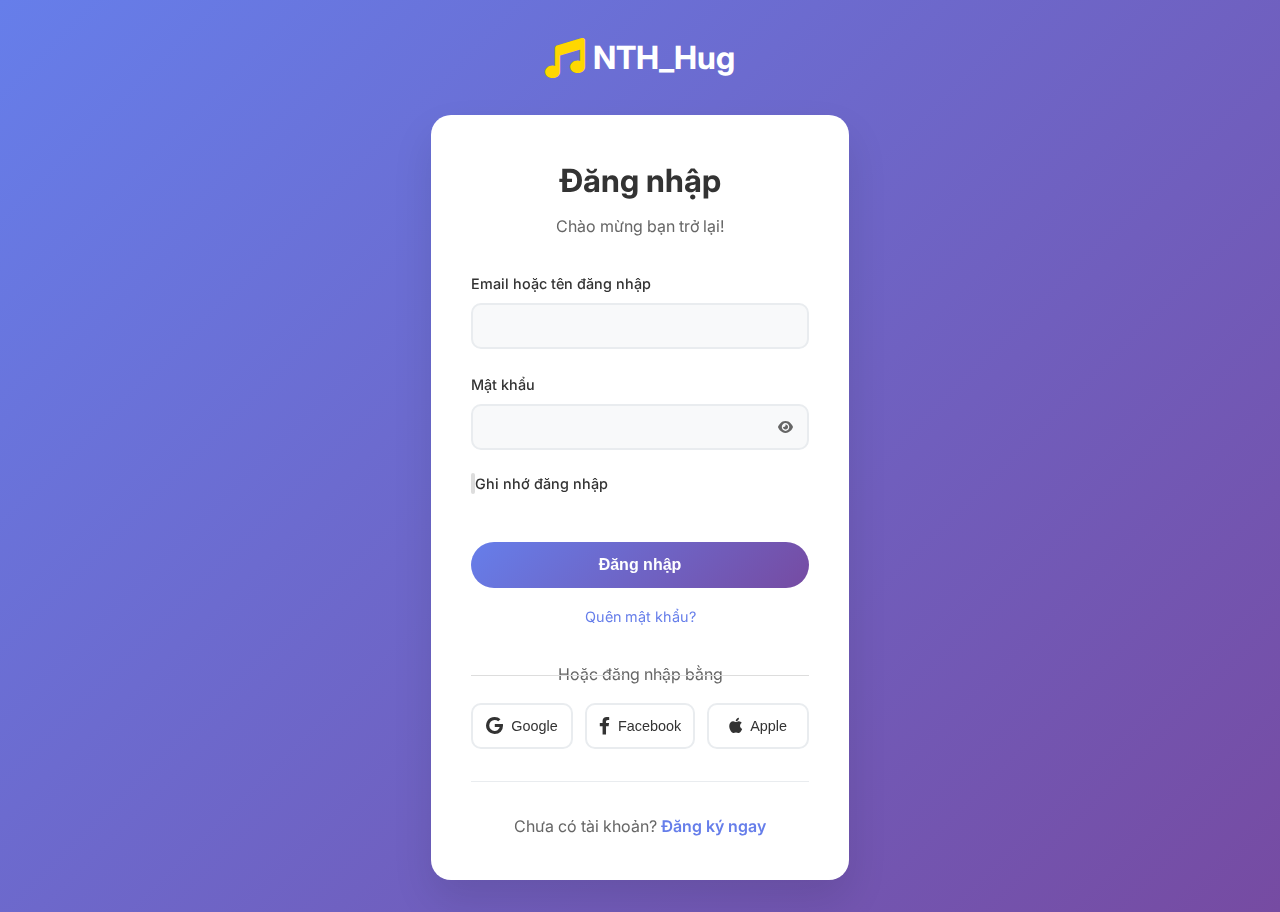
<file: login.html>
<!DOCTYPE html>
<html lang="vi">
<head>
    <meta charset="UTF-8">
    <meta name="viewport" content="width=device-width, initial-scale=1.0">
    <title>Đăng nhập - NTH_Hug</title>
    <link rel="stylesheet" href="css/style.css">
    <link rel="stylesheet" href="css/auth.css">
    <link href="https://cdnjs.cloudflare.com/ajax/libs/font-awesome/6.0.0/css/all.min.css" rel="stylesheet">
    <link href="https://fonts.googleapis.com/css2?family=Inter:wght@300;400;500;600;700&display=swap" rel="stylesheet">
</head>
<body class="auth-page">
    <div class="auth-container">
        <!-- Header -->
        <div class="auth-header">
            <div class="logo" onclick="window.location.href='index.html'">
                <i class="fas fa-music"></i>
                <span>NTH_Hug</span>
            </div>
        </div>

        <!-- Login Form -->
        <div class="auth-content">
            <div class="auth-form">
                <h2>Đăng nhập</h2>
                <p>Chào mừng bạn trở lại!</p>

                <form id="loginForm" onsubmit="handleLogin(event)">
                    <!-- Error Message -->
                    <div id="errorMessage" class="error-message" style="display: none;"></div>

                    <!-- Email/Username Input -->
                    <div class="form-group">
                        <label for="loginEmail">Email hoặc tên đăng nhập</label>
                        <input type="text" id="loginEmail" name="email" required>
                    </div>

                    <!-- Password Input -->
                    <div class="form-group">
                        <label for="loginPassword">Mật khẩu</label>
                        <div class="password-input">
                            <input type="password" id="loginPassword" name="password" required>
                            <button type="button" class="toggle-password" onclick="togglePasswordVisibility('loginPassword')">
                                <i class="fas fa-eye"></i>
                            </button>
                        </div>
                    </div>

                    <!-- Remember Me -->
                    <div class="form-group checkbox-group">
                        <label class="checkbox-label">
                            <input type="checkbox" id="rememberMe" name="remember">
                            <span class="checkmark"></span>
                            Ghi nhớ đăng nhập
                        </label>
                    </div>

                    <!-- Submit Button -->
                    <button type="submit" class="btn-primary full-width">
                        Đăng nhập
                    </button>

                    <!-- Forgot Password -->
                    <div class="forgot-password">
                        <a href="#" onclick="showForgotPassword()">Quên mật khẩu?</a>
                    </div>
                </form>

                <!-- Social Login -->
                <div class="social-login">
                    <p>Hoặc đăng nhập bằng</p>
                    <div class="social-buttons">
                        <button class="social-btn google" onclick="loginWithGoogle()">
                            <i class="fab fa-google"></i>
                            Google
                        </button>
                        <button class="social-btn facebook" onclick="loginWithFacebook()">
                            <i class="fab fa-facebook-f"></i>
                            Facebook
                        </button>
                        <button class="social-btn apple" onclick="loginWithApple()">
                            <i class="fab fa-apple"></i>
                            Apple
                        </button>
                    </div>
                </div>

                <!-- Register Link -->
                <div class="auth-switch">
                    <p>Chưa có tài khoản? <a href="register.html">Đăng ký ngay</a></p>
                </div>
            </div>
        </div>
    </div>

    <!-- Forgot Password Modal -->
    <div id="forgotPasswordModal" class="modal" style="display: none;">
        <div class="modal-content">
            <div class="modal-header">
                <h3>Quên mật khẩu</h3>
                <button class="modal-close" onclick="closeForgotPassword()">&times;</button>
            </div>
            <div class="modal-body">
                <p>Nhập email của bạn để nhận link đặt lại mật khẩu</p>
                <form id="forgotPasswordForm" onsubmit="handleForgotPassword(event)">
                    <div class="form-group">
                        <input type="email" id="forgotEmail" placeholder="Email của bạn" required>
                    </div>
                    <button type="submit" class="btn-primary full-width">
                        Gửi link đặt lại
                    </button>
                </form>
            </div>
        </div>
    </div>

    <!-- Scripts -->
    <script src="js/auth.js"></script>
    <script>
        if (isLoggedIn()) {
            window.location.href = 'index.html';
        }
    </script>
</body>
</html>
</file>
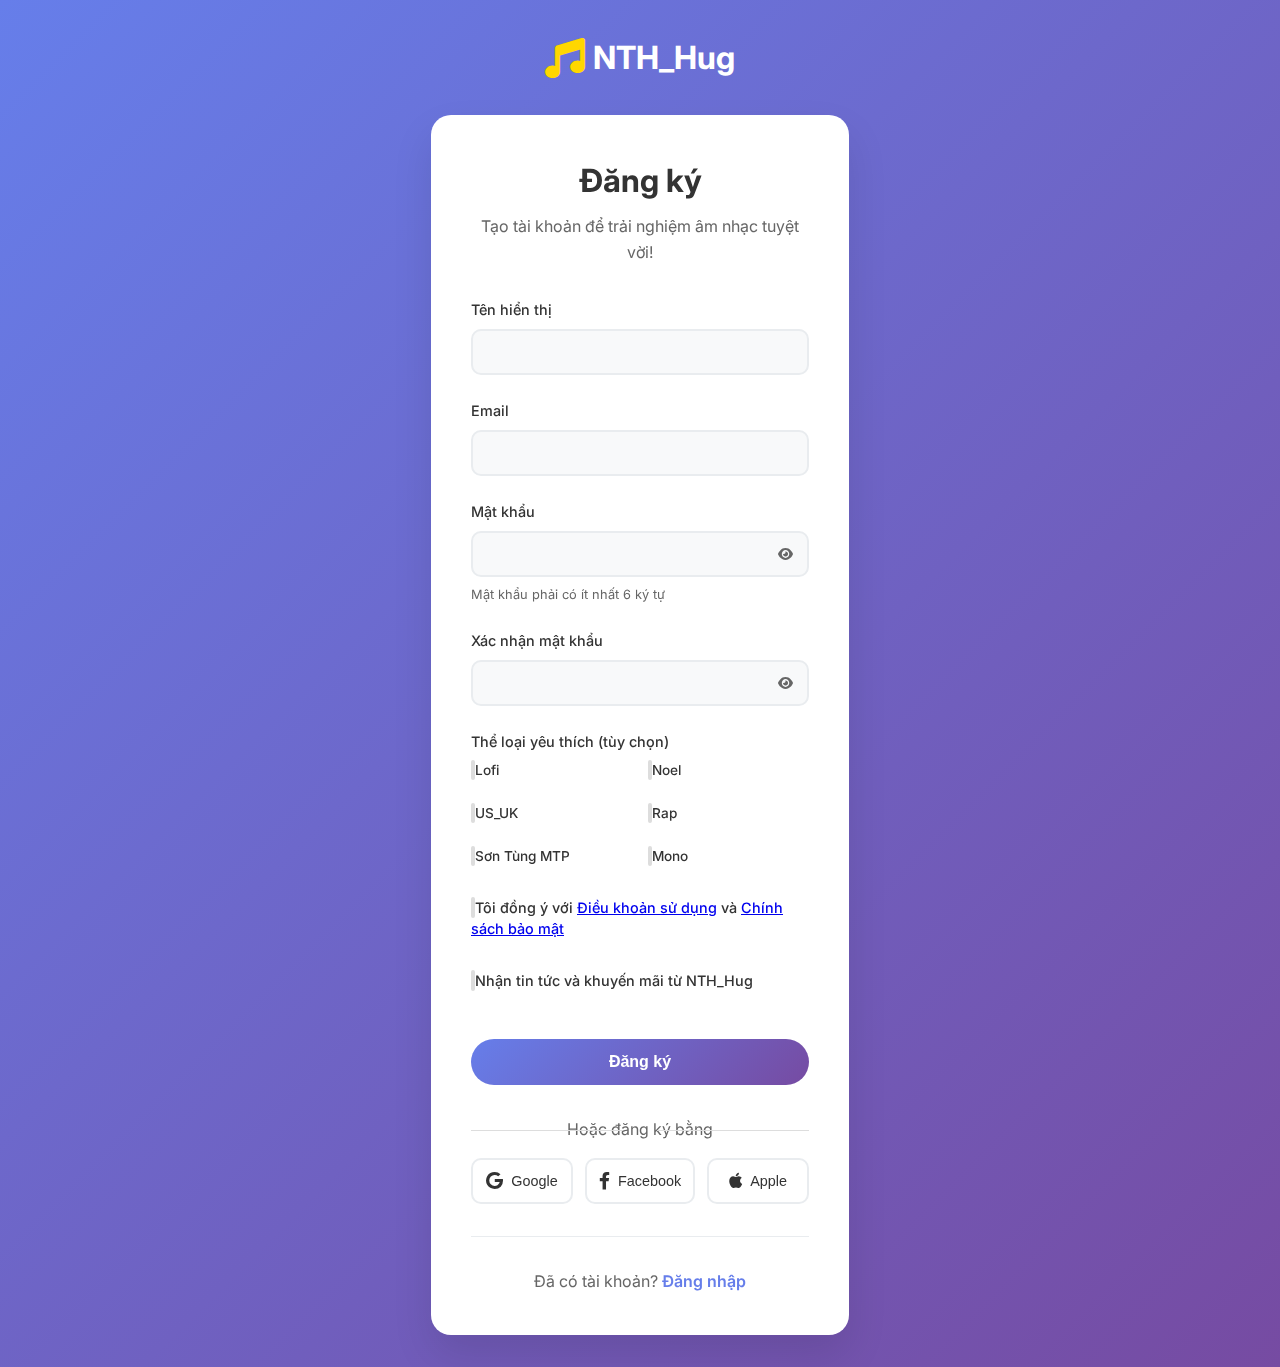
<file: register.html>
<!DOCTYPE html>
<html lang="vi">
<head>
    <meta charset="UTF-8">
    <meta name="viewport" content="width=device-width, initial-scale=1.0">
    <title>Đăng ký - NTH_Hug</title>
    <link rel="stylesheet" href="css/style.css">
    <link rel="stylesheet" href="css/auth.css">
    <link href="https://cdnjs.cloudflare.com/ajax/libs/font-awesome/6.0.0/css/all.min.css" rel="stylesheet">
    <link href="https://fonts.googleapis.com/css2?family=Inter:wght@300;400;500;600;700&display=swap" rel="stylesheet">
</head>
<body class="auth-page">
    <div class="auth-container">
        <!-- Header -->
        <div class="auth-header">
            <div class="logo" onclick="window.location.href='index.html'">
                <i class="fas fa-music"></i>
                <span>NTH_Hug</span>
            </div>
        </div>

        <!-- Register Form -->
        <div class="auth-content">
            <div class="auth-form">
                <h2>Đăng ký</h2>
                <p>Tạo tài khoản để trải nghiệm âm nhạc tuyệt vời!</p>

                <form id="registerForm" onsubmit="handleRegister(event)">
                    <!-- Error/Success Message -->
                    <div id="errorMessage" class="error-message" style="display: none;"></div>
                    <div id="successMessage" class="success-message" style="display: none;"></div>

                    <!-- Display Name Input -->
                    <div class="form-group">
                        <label for="displayName">Tên hiển thị</label>
                        <input type="text" id="displayName" name="displayName" required>
                    </div>

                    <!-- Email Input -->
                    <div class="form-group">
                        <label for="registerEmail">Email</label>
                        <input type="email" id="registerEmail" name="email" required>
                    </div>

                    <!-- Password Input -->
                    <div class="form-group">
                        <label for="registerPassword">Mật khẩu</label>
                        <div class="password-input">
                            <input type="password" id="registerPassword" name="password" required minlength="6">
                            <button type="button" class="toggle-password" onclick="togglePasswordVisibility('registerPassword')">
                                <i class="fas fa-eye"></i>
                            </button>
                        </div>
                        <small class="form-help">Mật khẩu phải có ít nhất 6 ký tự</small>
                    </div>

                    <!-- Confirm Password Input -->
                    <div class="form-group">
                        <label for="confirmPassword">Xác nhận mật khẩu</label>
                        <div class="password-input">
                            <input type="password" id="confirmPassword" name="confirmPassword" required>
                            <button type="button" class="toggle-password" onclick="togglePasswordVisibility('confirmPassword')">
                                <i class="fas fa-eye"></i>
                            </button>
                        </div>
                    </div>

                    <!-- Music Preferences -->
                    <div class="form-group">
                        <label>Thể loại yêu thích (tùy chọn)</label>
                        <div class="checkbox-grid">
                            <label class="checkbox-label">
                                <input type="checkbox" name="preferences" value="Lofi">
                                <span class="checkmark"></span>
                                Lofi
                            </label>
                            <label class="checkbox-label">
                                <input type="checkbox" name="preferences" value="Noel">
                                <span class="checkmark"></span>
                                Noel
                            </label>
                            <label class="checkbox-label">
                                <input type="checkbox" name="preferences" value="US_UK">
                                <span class="checkmark"></span>
                                US_UK
                            </label>
                            <label class="checkbox-label">
                                <input type="checkbox" name="preferences" value="Rap">
                                <span class="checkmark"></span>
                                Rap
                            </label>
                            <label class="checkbox-label">
                                <input type="checkbox" name="preferences" value="Sơn Tùng MTP">
                                <span class="checkmark"></span>
                                Sơn Tùng MTP
                            </label>
                            <label class="checkbox-label">
                                <input type="checkbox" name="preferences" value="Mono">
                                <span class="checkmark"></span>
                                Mono
                            </label>
                        </div>
                    </div>

                    <!-- Terms Agreement -->
                    <div class="form-group checkbox-group">
                        <label class="checkbox-label">
                            <input type="checkbox" id="agreeTerms" name="terms" required>
                            <span class="checkmark"></span>
                            Tôi đồng ý với <a href="#" onclick="showTerms()">Điều khoản sử dụng</a> và <a href="#" onclick="showPrivacy()">Chính sách bảo mật</a>
                        </label>
                    </div>

                    <!-- Newsletter -->
                    <div class="form-group checkbox-group">
                        <label class="checkbox-label">
                            <input type="checkbox" id="newsletter" name="newsletter">
                            <span class="checkmark"></span>
                            Nhận tin tức và khuyến mãi từ NTH_Hug
                        </label>
                    </div>

                    <!-- Submit Button -->
                    <button type="submit" class="btn-primary full-width">
                        Đăng ký
                    </button>
                </form>

                <!-- Social Register -->
                <div class="social-login">
                    <p>Hoặc đăng ký bằng</p>
                    <div class="social-buttons">
                        <button class="social-btn google" onclick="registerWithGoogle()">
                            <i class="fab fa-google"></i>
                            Google
                        </button>
                        <button class="social-btn facebook" onclick="registerWithFacebook()">
                            <i class="fab fa-facebook-f"></i>
                            Facebook
                        </button>
                        <button class="social-btn apple" onclick="registerWithApple()">
                            <i class="fab fa-apple"></i>
                            Apple
                        </button>
                    </div>
                </div>

                <!-- Login Link -->
                <div class="auth-switch">
                    <p>Đã có tài khoản? <a href="login.html">Đăng nhập</a></p>
                </div>
            </div>
        </div>
    </div>

    <!-- Terms Modal -->
    <div id="termsModal" class="modal" style="display: none;">
        <div class="modal-content large">
            <div class="modal-header">
                <h3>Điều khoản sử dụng</h3>
                <button class="modal-close" onclick="closeTerms()">&times;</button>
            </div>
            <div class="modal-body">
                <div class="terms-content">
                    <h4>1. Chấp nhận điều khoản</h4>
                    <p>Bằng việc sử dụng dịch vụ NTH_Hug, bạn đồng ý tuân thủ các điều khoản này.</p>
                    
                    <h4>2. Sử dụng dịch vụ</h4>
                    <p>Bạn có trách nhiệm sử dụng dịch vụ một cách hợp pháp và không vi phạm bản quyền.</p>
                    
                    <h4>3. Tài khoản người dùng</h4>
                    <p>Bạn chịu trách nhiệm bảo mật thông tin tài khoản của mình.</p>
                    
                    <h4>4. Bản quyền</h4>
                    <p>Tất cả nội dung âm nhạc trên NTH_Hug đều được bảo vệ bởi luật bản quyền.</p>
                </div>
            </div>
        </div>
    </div>

    <!-- Privacy Modal -->
    <div id="privacyModal" class="modal" style="display: none;">
        <div class="modal-content large">
            <div class="modal-header">
                <h3>Chính sách bảo mật</h3>
                <button class="modal-close" onclick="closePrivacy()">&times;</button>
            </div>
            <div class="modal-body">
                <div class="terms-content">
                    <h4>Thu thập thông tin</h4>
                    <p>Chúng tôi thu thập thông tin cần thiết để cung cấp dịch vụ tốt nhất.</p>
                    
                    <h4>Sử dụng thông tin</h4>
                    <p>Thông tin của bạn chỉ được sử dụng để cải thiện trải nghiệm dịch vụ.</p>
                    
                    <h4>Bảo mật</h4>
                    <p>Chúng tôi cam kết bảo vệ thông tin cá nhân của bạn.</p>
                </div>
            </div>
        </div>
    </div>

    <!-- Scripts -->
    <script src="js/auth.js"></script>
    <script>
        if (isLoggedIn()) {
            window.location.href = 'index.html';
        }
    </script>
</body>
</html>
</file>
<file: css/style.css>
* {
    margin: 0;
    padding: 0;
    box-sizing: border-box;
}

body {
    font-family: 'Inter', -apple-system, BlinkMacSystemFont, 'Segoe UI', Roboto, sans-serif;
    line-height: 1.6;
    color: #333;
    background-color: #f8f9fa;
    overflow-x: hidden;
}

.container {
    max-width: 1200px;
    margin: 0 auto;
    padding: 0 20px;
}

/* Header Styles */
.header {
    background: linear-gradient(135deg, #667eea 0%, #764ba2 100%);
    color: white;
    padding: 1rem 0;
    position: fixed;
    top: 0;
    left: 0;
    right: 0;
    height: auto;
    z-index: 1000;
    box-shadow: 0 2px 20px rgba(0,0,0,0.1);
}

.header-content {
    display: flex;
    align-items: center;
    justify-content: space-between;
    gap: 2rem;
}

.logo {
    display: flex;
    align-items: center;
    gap: 0.5rem;
    font-size: 1.5rem;
    font-weight: 700;
    cursor: pointer;
    transition: transform 0.3s ease;
}

.logo:hover {
    transform: scale(1.05);
}

.logo i {
    font-size: 2rem;
    color: #ffd700;
}

/* Search Bar */
.search-container {
    flex: 1;
    max-width: 500px;
    position: relative;
}

.search-container input {
    width: 100%;
    padding: 12px 50px 12px 16px;
    border: none;
    border-radius: 25px;
    font-size: 1rem;
    background: rgba(255,255,255,0.9);
    transition: all 0.3s ease;
}

.search-container input:focus {
    outline: none;
    background: white;
    box-shadow: 0 0 0 3px rgba(255,255,255,0.3);
}

.search-container button {
    position: absolute;
    right: 5px;
    top: 50%;
    transform: translateY(-50%);
    background: #667eea;
    border: none;
    border-radius: 50%;
    width: 40px;
    height: 40px;
    color: white;
    cursor: pointer;
    transition: all 0.3s ease;
}

.search-container button:hover {
    background: #5a6fd8;
    transform: translateY(-50%) scale(1.1);
}

/* Auth Buttons */
.auth-buttons {
    display: flex;
    gap: 1rem;
}

.btn-login, .btn-register {
    padding: 8px 20px;
    text-decoration: none;
    border-radius: 20px;
    font-weight: 500;
    transition: all 0.3s ease;
    font-size: 0.9rem;
}

.btn-login {
    color: white;
    border: 2px solid rgba(255,255,255,0.3);
}

.btn-login:hover {
    background: rgba(255,255,255,0.1);
    border-color: white;
}

.btn-register {
    background: white;
    color: #667eea;
    border: 2px solid white;
}

.btn-register:hover {
    background: transparent;
    color: white;
}

/* User Menu */
.user-menu {
    position: relative;
}

.user-menu > span {
    cursor: pointer;
    padding: 8px 16px;
    border-radius: 20px;
    background: rgba(255,255,255,0.2);
    transition: background 0.3s ease;
}

.user-menu:hover > span {
    background: rgba(255,255,255,0.3);
}

.user-menu .dropdown {
    position: absolute;
    top: 100%;
    right: 0;
    background: white;
    min-width: 150px;
    border-radius: 10px;
    box-shadow: 0 10px 30px rgba(0,0,0,0.2);
    opacity: 0;
    visibility: hidden;
    transform: translateY(-10px);
    transition: all 0.3s ease;
    margin-top: 10px;
}

.user-menu:hover .dropdown {
    opacity: 1;
    visibility: visible;
    transform: translateY(0);
}

.user-menu .dropdown a {
    display: block;
    padding: 12px 16px;
    color: #333;
    text-decoration: none;
    transition: background 0.3s ease;
}

.user-menu .dropdown a:hover {
    background: #f8f9fa;
}

.user-menu .dropdown a:first-child {
    border-radius: 10px 10px 0 0;
}

.user-menu .dropdown a:last-child {
    border-radius: 0 0 10px 10px;
}

/* Navigation */
.main-nav {
  position: fixed;
  top: 70px; 
  left: 0;
  right: 0;
  display: flex;
  justify-content: center;
  align-items: center;
  padding: 20px 0;
  background: transparent; 
  z-index: 999;
}

/* Glass menu */
.glass-radio-group {
  --bg: rgba(255, 255, 255, 0.06);
  --text: #000000;

  display: flex;
  position: relative;
  background: var(--bg);
  border-radius: 1rem;
  backdrop-filter: blur(12px);
  box-shadow:
    inset 1px 1px 4px rgba(255, 255, 255, 0.2),
    inset -1px -1px 6px rgba(0, 0, 0, 0.3),
    0 4px 12px rgba(0, 0, 0, 0.15);
  overflow: hidden;
  width: 70vw;
}

.glass-radio-group input {
  display: none;
}

.glass-radio-group label {
  flex: 1;
  display: flex;
  align-items: center;
  justify-content: center;
  min-width: 80px;
  font-size: 16px;
  padding: 1rem 1.6rem;
  cursor: pointer;
  font-weight: 600;
  letter-spacing: 0.3px;
  color: var(--text);
  position: relative;
  z-index: 2;
  transition: color 0.3s ease-in-out;
}

.glass-radio-group label:hover {
  color: white;
}

.glass-radio-group input:checked + label {
  color: #fff;
}

.glass-glider {
  position: absolute;
  top: 0;
  bottom: 0;
  width: calc(100% / 4);
  border-radius: 1rem;
  z-index: 1;
  transition:
    transform 0.5s cubic-bezier(0.37, 1.95, 0.66, 0.56),
    background 0.4s ease-in-out,
    box-shadow 0.4s ease-in-out;
}

/* Trang chủ */
#glass-home:checked ~ .glass-glider {
  transform: translateX(0%);
  background: linear-gradient(135deg, #00c3ff55, #00ffff);
  box-shadow:
    0 0 18px rgba(0, 195, 255, 0.5),
    0 0 10px rgba(0, 255, 255, 0.4) inset;
}

/* Thể loại */
#glass-category:checked ~ .glass-glider {
  transform: translateX(100%);
  background: linear-gradient(135deg, #79a8ff55, #3232fa);
  box-shadow:
    0 0 18px rgba(116, 166, 254, 0.5),
    0 0 10px rgba(66, 100, 247, 0.4) inset;
}

/* Nghe nhạc */
#glass-music:checked ~ .glass-glider {
  transform: translateX(200%);
  background: linear-gradient(135deg, #cca5fb55, #9715f5);
  box-shadow:
    0 0 18px rgba(183, 164, 255, 0.5),
    0 0 10px rgba(143, 71, 250, 0.4) inset;
}

/* Liên hệ */
#glass-contact:checked ~ .glass-glider {
  transform: translateX(300%);
  background: linear-gradient(135deg, #f29eff55, #f929b7);
  box-shadow:
    0 0 18px rgba(255, 176, 254, 0.5),
    0 0 10px rgba(255, 81, 229, 0.4) inset;
}


/* Main Content */
.main-content {
    margin-top: 160px;
    padding-bottom: 100px;
}

.section {
    display: none;
    padding: 2rem 0;
}

.section.active {
    display: block;
}

/* Home Section */
.home-content {
    display: grid;
    grid-template-rows: auto auto;
    gap: 3rem;
    align-items: center;
    min-height: 60vh;
}

.banner {
    background: linear-gradient(135deg, #667eea 0%, #764ba2 100%);
    border-radius: 20px;
    padding: 3rem;
    color: white;
    text-align: center;
}

.banner h1 {
    font-size: 3rem;
    margin-bottom: 1rem;
    font-weight: 700;
}

.banner p {
    font-size: 1.2rem;
    margin-bottom: 2rem;
    opacity: 0.9;
}

.btn-primary {
    background: linear-gradient(135deg, #667eea 0%, #764ba2 100%);
    color: white;
    border: none;
    padding: 12px 30px;
    border-radius: 25px;
    font-size: 1rem;
    font-weight: 600;
    cursor: pointer;
    transition: all 0.3s ease;
    display: inline-flex;
    align-items: center;
    gap: 0.5rem;
}

.btn-primary:hover {
    transform: translateY(-2px);
    box-shadow: 0 10px 25px rgba(102, 126, 234, 0.3);
}

.btn-secondary {
    background: #f8f9fa;
    color: #666;
    border: 1px solid #ddd;
    padding: 10px 24px;
    border-radius: 20px;
    font-size: 0.9rem;
    font-weight: 500;
    cursor: pointer;
    transition: all 0.3s ease;
    display: inline-flex;
    align-items: center;
    gap: 0.5rem;
}

.btn-secondary:hover {
    background: #e9ecef;
    border-color: #ccc;
}

.btn-danger {
    background: #dc3545;
    color: white;
    border: none;
    padding: 10px 24px;
    border-radius: 20px;
    font-size: 0.9rem;
    font-weight: 500;
    cursor: pointer;
    transition: all 0.3s ease;
    display: inline-flex;
    align-items: center;
    gap: 0.5rem;
}

.btn-danger:hover {
    background: #c82333;
    transform: translateY(-1px);
}

/*animation */
.main-container-037 {
  position: relative;
  height: 100vh;
  overflow: hidden;
  display: flex;
  flex-direction: column;
  justify-content: center;
  align-items: center;
}

.main-title-037 {
  font-family: 'Futura', sans-serif;
  font-weight: 500;
  font-size: 4em;
  line-height: 1.1em;
  color: #fbfbfb;
  max-width: 600px;
  margin-top: -1em;
  margin-bottom: 1.4em;
  text-align: center;
}

.slider-037 {
  width: 100%;
  height: var(--height);
  overflow: hidden;
  transform: rotate(-1.5deg);
  position: relative;
  border-radius: 20px;
}

.slider-037 .list-037 {
  display: flex;
  width: 100%;
  min-width: calc(var(--width) * var(--quantity));
  position: relative;
}

.slider-037 .list-037 .item-037 {
  width: var(--width);
  height: var(--height);
  position: absolute;
  left: 100%;
  animation: autoRun 15s linear infinite;
  transition: filter 0.5s;
  animation-delay: calc((15s / var(--quantity)) * (var(--position) - 1) - 15s) !important;
  background-image: linear-gradient(to top, transparent 0%, transparent 100%);
  mask-image: linear-gradient(to top, transparent 0%, #000 50%);
}

.slider-037 .list-037 .item-037 img {
  width: 100%;
  height: 100%;
  border-radius: 20px;
  object-fit: cover;
}
@keyframes autoRun {
  from {
    left: 100%;
  }
  to {
    left: calc(var(--width) * -1);
  }
}

@media (max-width: 768px) {
  .main-title-037 {
    font-size: 2.5em;
    margin-bottom: 1em;
  }

  .slider-037 {
    --width: 25vw;
    --height: 30vw;
  }
}
/* Song Grid */
.song-list-section h2 {
    margin-bottom: 2rem;
    color: #333;
    font-size: 2rem;
}

.song-grid {
    display: grid;
    grid-template-columns: repeat(auto-fill, minmax(280px, 1fr));
    gap: 1.5rem;
}

.song-card {
    background: white;
    border-radius: 15px;
    padding: 1.5rem;
    box-shadow: 0 5px 15px rgba(0,0,0,0.1);
    transition: all 0.3s ease;
    cursor: pointer;
}

.song-card:hover {
    transform: translateY(-5px);
    box-shadow: 0 15px 35px rgba(0,0,0,0.15);
}

.song-card img {
    width: 100%;
    height: 200px;
    object-fit: cover;
    border-radius: 10px;
    margin-bottom: 1rem;
}

.song-card h3 {
    font-size: 1.2rem;
    margin-bottom: 0.5rem;
    color: #333;
}

.song-card .artist {
    color: #666;
    margin-bottom: 0.5rem;
}

.song-card .genre {
    background: rgba(102, 126, 234, 0.1);
    color: #667eea;
    padding: 4px 12px;
    border-radius: 15px;
    font-size: 0.8rem;
    display: inline-block;
}

/* Genres Section */
.genres-grid {
    display: grid;
    grid-template-columns: repeat(auto-fit, minmax(250px, 1fr));
    gap: 1.5rem;
    margin-bottom: 3rem;
}

.genre-card {
    background: linear-gradient(135deg, #667eea 0%, #764ba2 100%);
    color: white;
    padding: 2rem;
    border-radius: 15px;
    text-align: center;
    cursor: pointer;
    transition: all 0.3s ease;
}

.genre-card:hover {
    transform: translateY(-5px);
    box-shadow: 0 15px 35px rgba(102, 126, 234, 0.3);
}

.genre-card i {
    font-size: 3rem;
    margin-bottom: 1rem;
    opacity: 0.8;
}

.genre-card h3 {
    font-size: 1.5rem;
    margin-bottom: 0.5rem;
}

.genre-songs {
    display: none;
}

.genre-songs.active {
    display: block;
}

.genre-songs h3 {
    margin-bottom: 2rem;
    color: #333;
    font-size: 1.8rem;
}

/* Music Player Section */
.player-layout {
    display: grid;
    grid-template-columns: 2fr 1fr;
    gap: 3rem;
}

.main-player {
    background: white;
    border-radius: 20px;
    padding: 2rem;
    box-shadow: 0 10px 30px rgba(0,0,0,0.1);
}

.player-info {
    display: flex;
    gap: 2rem;
    margin-bottom: 2rem;
    align-items: center;
}

.player-info img {
    width: 200px;
    height: 200px;
    object-fit: cover;
    border-radius: 15px;
    box-shadow: 0 10px 25px rgba(0,0,0,0.2);
}

.song-info h3 {
    font-size: 2rem;
    margin-bottom: 0.5rem;
    color: #333;
}

.song-info p {
    font-size: 1.2rem;
    color: #666;
    margin-bottom: 1rem;
}

.song-details {
    display: flex;
    gap: 1rem;
}

.song-details span {
    background: #f8f9fa;
    padding: 4px 12px;
    border-radius: 15px;
    font-size: 0.9rem;
    color: #666;
}

/* Player Controls */
.player-controls {
    text-align: center;
    margin-bottom: 2rem;
}

.control-buttons {
    display: flex;
    justify-content: center;
    gap: 1rem;
    margin-bottom: 2rem;
}

.control-btn {
    width: 50px;
    height: 50px;
    border: none;
    border-radius: 50%;
    background: #f8f9fa;
    color: #666;
    font-size: 1.2rem;
    cursor: pointer;
    transition: all 0.3s ease;
    display: flex;
    align-items: center;
    justify-content: center;
}

.control-btn:hover {
    background: #e9ecef;
    transform: scale(1.1);
}

.control-btn.active {
    background: #667eea;
    color: white;
}

.play-btn {
    width: 70px;
    height: 70px;
    background: linear-gradient(135deg, #667eea 0%, #764ba2 100%);
    color: white;
    font-size: 1.5rem;
}

.play-btn:hover {
    background: linear-gradient(135deg, #5a6fd8 0%, #6a4190 100%);
}

/* Progress Bar */
.progress-container {
    display: flex;
    align-items: center;
    gap: 1rem;
}

.progress-bar {
    flex: 1;
    height: 6px;
    background: #e9ecef;
    border-radius: 3px;
    cursor: pointer;
    position: relative;
}

.progress {
    height: 100%;
    background: linear-gradient(135deg, #667eea 0%, #764ba2 100%);
    border-radius: 3px;
    width: 0%;
    transition: width 0.1s ease;
}

.progress-container span {
    font-size: 0.9rem;
    color: #666;
    min-width: 40px;
}

/* Additional Controls */
.additional-controls {
    display: flex;
    justify-content: space-between;
    align-items: center;
}

.volume-control {
    display: flex;
    align-items: center;
    gap: 0.5rem;
}

.volume-control i {
    color: #666;
}

.volume-control input {
    width: 100px;
}

/* Playlist Section */
.playlist-section {
    background: white;
    border-radius: 20px;
    padding: 1.5rem;
    box-shadow: 0 5px 15px rgba(0,0,0,0.1);
}

.playlist-section h3 {
    margin-bottom: 1.5rem;
    color: #333;
    font-size: 1.5rem;
}

.playlist-songs {
    max-height: 500px;
    overflow-y: auto;
}

.playlist-item {
    display: flex;
    align-items: center;
    gap: 1rem;
    padding: 1rem;
    border-radius: 10px;
    cursor: pointer;
    transition: all 0.3s ease;
    margin-bottom: 0.5rem;
}

.playlist-item:hover {
    background: #f8f9fa;
}

.playlist-item.active {
    background: rgba(102, 126, 234, 0.1);
}

.playlist-item img {
    width: 50px;
    height: 50px;
    object-fit: cover;
    border-radius: 8px;
}

.playlist-item-info {
    flex: 1;
}

.playlist-item-info h4 {
    font-size: 1rem;
    margin-bottom: 0.2rem;
    color: #333;
}

.playlist-item-info p {
    font-size: 0.9rem;
    color: #666;
}

.playlist-item-duration {
    color: #999;
    font-size: 0.9rem;
}

/* Contact Section */
.contact-content {
    display: grid;
    grid-template-columns: 1fr 1fr;
    gap: 3rem;
    margin-top: 2rem;
}

.contact-info {
    display: flex;
    flex-direction: column;
    gap: 2rem;
}

.contact-item {
    display: flex;
    align-items: center;
    gap: 1rem;
}

.contact-item i {
    font-size: 2rem;
    color: #667eea;
    width: 50px;
    text-align: center;
}

.contact-item h4 {
    margin-bottom: 0.5rem;
    color: #333;
}

.contact-item p {
    color: #666;
}

.contact-form {
    background: white;
    padding: 2rem;
    border-radius: 15px;
    box-shadow: 0 5px 15px rgba(0,0,0,0.1);
}

.contact-form input,
.contact-form textarea {
    width: 100%;
    padding: 12px;
    border: 1px solid #ddd;
    border-radius: 10px;
    font-size: 1rem;
    margin-bottom: 1rem;
    transition: border-color 0.3s ease;
}

.contact-form input:focus,
.contact-form textarea:focus {
    outline: none;
    border-color: #667eea;
}

.contact-form textarea {
    resize: vertical;
    min-height: 120px;
}

/* Footer */
.footer {
    background: #2c3e50;
    color: white;
    padding: 3rem 0 1rem;
    margin-top: 4rem;
}

.footer-content {
    display: grid;
    grid-template-columns: repeat(auto-fit, minmax(250px, 1fr));
    gap: 2rem;
    margin-bottom: 2rem;
}

.footer-section h4 {
    margin-bottom: 1rem;
    font-size: 1.2rem;
    color: white;
}

.footer-section p {
    color: #bdc3c7;
    line-height: 1.6;
}

.footer-section ul {
    list-style: none;
}

.footer-section ul li {
    margin-bottom: 0.5rem;
}

.footer-section ul li a {
    color: #bdc3c7;
    text-decoration: none;
    transition: color 0.3s ease;
}

.footer-section ul li a:hover {
    color: white;
}

.social-links {
    display: flex;
    gap: 1rem;
    margin-top: 1rem;
}

.social-links a {
    display: flex;
    align-items: center;
    justify-content: center;
    width: 40px;
    height: 40px;
    background: rgba(255,255,255,0.1);
    border-radius: 50%;
    color: white;
    text-decoration: none;
    transition: all 0.3s ease;
}

.social-links a:hover {
    background: #667eea;
    transform: translateY(-2px);
}

.footer-bottom {
    text-align: center;
    padding-top: 2rem;
    border-top: 1px solid rgba(255,255,255,0.1);
    color: #bdc3c7;
}

/* Bottom Music Bar */
.bottom-music-bar {
    position: fixed;
    bottom: 0;
    left: 0;
    right: 0;
    background: white;
    border-top: 1px solid #e9ecef;
    padding: 1rem 2rem;
    box-shadow: 0 -5px 15px rgba(0,0,0,0.1);
    z-index: 998;
}

.bottom-bar-content {
    display: flex;
    align-items: center;
    justify-content: space-between;
    max-width: 1200px;
    margin: 0 auto;
}

.bottom-song-info {
    display: flex;
    align-items: center;
    gap: 1rem;
    flex: 1;
}

.bottom-song-info img {
    width: 50px;
    height: 50px;
    object-fit: cover;
    border-radius: 8px;
}

.bottom-song-text {
    display: flex;
    flex-direction: column;
}

.bottom-song-text span:first-child {
    font-weight: 600;
    color: #333;
    font-size: 0.9rem;
}

.bottom-song-text span:last-child {
    color: #666;
    font-size: 0.8rem;
}

.bottom-controls {
    display: flex;
    gap: 1rem;
    flex: 0 0 auto;
}

.bottom-control-btn {
    width: 40px;
    height: 40px;
    border: none;
    border-radius: 50%;
    background: #f8f9fa;
    color: #666;
    font-size: 1rem;
    cursor: pointer;
    transition: all 0.3s ease;
    display: flex;
    align-items: center;
    justify-content: center;
}

.bottom-control-btn:hover {
    background: #e9ecef;
    transform: scale(1.1);
}

.bottom-progress {
    flex: 2;
    margin: 0 2rem;
}

.bottom-progress-bar {
    height: 4px;
    background: #e9ecef;
    border-radius: 2px;
    cursor: pointer;
    position: relative;
}

.bottom-progress-fill {
    height: 100%;
    background: linear-gradient(135deg, #667eea 0%, #764ba2 100%);
    border-radius: 2px;
    width: 0%;
    transition: width 0.1s ease;
}

/* Responsive Design */
@media (max-width: 768px) {
    .header-content {
        flex-direction: column;
        gap: 1rem;
    }

    .search-container {
        order: 3;
        max-width: none;
    }

    .main-nav {
        top: 120px;
    }

    .main-content {
        margin-top: 180px;
    }

    .home-content {
        grid-template-columns: 1fr;
        text-align: center;
    }

    .banner h1 {
        font-size: 2rem;
    }

    .banner p {
        font-size: 1rem;
    }

    .player-layout {
        grid-template-columns: 1fr;
    }

    .player-info {
        flex-direction: column;
        text-align: center;
    }

    .contact-content {
        grid-template-columns: 1fr;
    }

    .footer-content {
        grid-template-columns: 1fr;
        text-align: center;
    }

    .nav-menu {
        flex-wrap: wrap;
        justify-content: center;
    }

    .bottom-bar-content {
        padding: 0 1rem;
    }

    .bottom-progress {
        display: none;
    }

    .song-grid {
        grid-template-columns: repeat(auto-fill, minmax(250px, 1fr));
    }
}

@media (max-width: 480px) {
    .container {
        padding: 0 15px;
    }

    .banner {
        padding: 2rem;
    }

    .banner h1 {
        font-size: 1.5rem;
    }

    .main-player {
        padding: 1rem;
    }

    .player-info img {
        width: 150px;
        height: 150px;
    }

    .song-info h3 {
        font-size: 1.5rem;
    }

    .control-buttons {
        gap: 0.5rem;
    }

    .control-btn {
        width: 45px;
        height: 45px;
    }

    .play-btn {
        width: 60px;
        height: 60px;
    }

    .song-grid {
        grid-template-columns: 1fr;
    }
}

/* Loading and Animation Classes */
.fade-in {
    animation: fadeIn 0.5s ease-in;
}

@keyframes fadeIn {
    from { opacity: 0; transform: translateY(20px); }
    to { opacity: 1; transform: translateY(0); }
}

.slide-up {
    animation: slideUp 0.5s ease-out;
}

@keyframes slideUp {
    from { transform: translateY(100%); opacity: 0; }
    to { transform: translateY(0); opacity: 1; }
}

.loading {
    display: inline-block;
    width: 20px;
    height: 20px;
    border: 2px solid rgba(102, 126, 234, 0.3);
    border-radius: 50%;
    border-top-color: #667eea;
    animation: spin 1s ease-in-out infinite;
}

@keyframes spin {
    to { transform: rotate(360deg); }
}

/* Utility Classes */
.hidden {
    display: none !important;
}

.visible {
    display: block !important;
}

.text-center {
    text-align: center;
}

.text-left {
    text-align: left;
}

.text-right {
    text-align: right;
}

.full-width {
    width: 100%;
}

.mt-1 { margin-top: 0.5rem; }
.mt-2 { margin-top: 1rem; }
.mt-3 { margin-top: 1.5rem; }
.mt-4 { margin-top: 2rem; }

.mb-1 { margin-bottom: 0.5rem; }
.mb-2 { margin-bottom: 1rem; }
.mb-3 { margin-bottom: 1.5rem; }
.mb-4 { margin-bottom: 2rem; }

.p-1 { padding: 0.5rem; }
.p-2 { padding: 1rem; }
.p-3 { padding: 1.5rem; }
.p-4 { padding: 2rem; }

/* Custom Scrollbar */
::-webkit-scrollbar {
    width: 8px;
}

::-webkit-scrollbar-track {
    background: #f1f1f1;
    border-radius: 4px;
}

::-webkit-scrollbar-thumb {
    background: #667eea;
    border-radius: 4px;
}

::-webkit-scrollbar-thumb:hover {
    background: #5a6fd8;
}
</file>
<file: css/auth.css>
/* Auth Page Styles */
.auth-page {
    background: linear-gradient(135deg, #667eea 0%, #764ba2 100%);
    min-height: 100vh;
    display: flex;
    align-items: center;
    justify-content: center;
    padding: 2rem 0;
}

.auth-container {
    width: 100%;
    max-width: 450px;
    margin: 0 auto;
    padding: 0 1rem;
}

.auth-header {
    text-align: center;
    margin-bottom: 2rem;
}

.auth-header .logo {
    display: inline-flex;
    align-items: center;
    gap: 0.5rem;
    color: white;
    font-size: 2rem;
    font-weight: 700;
    text-decoration: none;
    cursor: pointer;
}

.auth-header .logo i {
    color: #ffd700;
    font-size: 2.5rem;
}

.auth-content {
    background: white;
    border-radius: 20px;
    padding: 2.5rem;
    box-shadow: 0 20px 40px rgba(0,0,0,0.1);
    backdrop-filter: blur(10px);
}

.auth-form h2 {
    text-align: center;
    margin-bottom: 0.5rem;
    color: #333;
    font-size: 2rem;
    font-weight: 700;
}

.auth-form > p {
    text-align: center;
    color: #666;
    margin-bottom: 2rem;
}

/* Form Styles */
.form-group {
    margin-bottom: 1.5rem;
}

.form-group label {
    display: block;
    margin-bottom: 0.5rem;
    color: #333;
    font-weight: 500;
    font-size: 0.9rem;
}

.form-group input,
.form-group select,
.form-group textarea {
    width: 100%;
    padding: 12px 16px;
    border: 2px solid #e9ecef;
    border-radius: 10px;
    font-size: 1rem;
    transition: all 0.3s ease;
    background: #f8f9fa;
}

.form-group input:focus,
.form-group select:focus,
.form-group textarea:focus {
    outline: none;
    border-color: #667eea;
    background: white;
    box-shadow: 0 0 0 3px rgba(102, 126, 234, 0.1);
}

.form-group textarea {
    resize: vertical;
    min-height: 100px;
}

.form-help {
    display: block;
    margin-top: 0.5rem;
    font-size: 0.8rem;
    color: #666;
}

/* Password Input */
.password-input {
    position: relative;
}

.password-input input {
    padding-right: 50px;
}

.toggle-password {
    position: absolute;
    right: 12px;
    top: 50%;
    transform: translateY(-50%);
    background: none;
    border: none;
    color: #666;
    cursor: pointer;
    padding: 4px;
    transition: color 0.3s ease;
}

.toggle-password:hover {
    color: #667eea;
}

/* Checkbox Styles */
.checkbox-group {
    display: flex;
    align-items: flex-start;
    gap: 0.5rem;
}

.checkbox-label {
    display: flex;
    align-items: center;
    gap: 0.5rem;
    cursor: pointer;
    font-size: 0.9rem;
    line-height: 1.4;
}

.checkbox-label input[type="checkbox"] {
    display: none;
}

.checkmark {
    width: 20px;
    height: 20px;
    border: 2px solid #ddd;
    border-radius: 4px;
    position: relative;
    transition: all 0.3s ease;
    flex-shrink: 0;
}

.checkbox-label:hover .checkmark {
    border-color: #667eea;
}

.checkbox-label input[type="checkbox"]:checked + .checkmark {
    background: #667eea;
    border-color: #667eea;
}

.checkbox-label input[type="checkbox"]:checked + .checkmark::after {
    content: '';
    position: absolute;
    left: 6px;
    top: 2px;
    width: 6px;
    height: 10px;
    border: solid white;
    border-width: 0 2px 2px 0;
    transform: rotate(45deg);
}

.checkbox-grid {
    display: grid;
    grid-template-columns: repeat(auto-fit, minmax(120px, 1fr));
    gap: 1rem;
    margin-top: 0.5rem;
}

.checkbox-grid .checkbox-label {
    font-size: 0.85rem;
}

/* Error and Success Messages */
.error-message {
    background: #fee;
    color: #dc3545;
    padding: 12px;
    border-radius: 8px;
    border: 1px solid #f5c6cb;
    margin-bottom: 1rem;
    font-size: 0.9rem;
}

.success-message {
    background: #d4edda;
    color: #155724;
    padding: 12px;
    border-radius: 8px;
    border: 1px solid #c3e6cb;
    margin-bottom: 1rem;
    font-size: 0.9rem;
}

/* Buttons */
.btn-primary.full-width {
    width: 100%;
    justify-content: center;
    padding: 14px;
    font-size: 1rem;
    font-weight: 600;
    margin-top: 1rem;
}

/* Social Login */
.social-login {
    margin: 2rem 0;
    text-align: center;
}

.social-login p {
    color: #666;
    margin-bottom: 1rem;
    position: relative;
}

.social-login p::before,
.social-login p::after {
    content: '';
    position: absolute;
    top: 50%;
    width: 45%;
    height: 1px;
    background: #ddd;
}

.social-login p::before {
    left: 0;
}

.social-login p::after {
    right: 0;
}

.social-buttons {
    display: flex;
    gap: 0.75rem;
    justify-content: center;
}

.social-btn {
    flex: 1;
    padding: 12px;
    border: 2px solid #e9ecef;
    background: white;
    border-radius: 10px;
    cursor: pointer;
    transition: all 0.3s ease;
    display: flex;
    align-items: center;
    justify-content: center;
    gap: 0.5rem;
    font-size: 0.9rem;
    font-weight: 500;
    text-decoration: none;
    color: #333;
}

.social-btn:hover {
    transform: translateY(-2px);
    box-shadow: 0 4px 12px rgba(0,0,0,0.15);
}

.social-btn.google:hover {
    border-color: #db4437;
    color: #db4437;
}

.social-btn.facebook:hover {
    border-color: #3b5998;
    color: #3b5998;
}

.social-btn.apple:hover {
    border-color: #000;
    color: #000;
}

.social-btn i {
    font-size: 1.1rem;
}

/* Auth Switch */
.auth-switch {
    text-align: center;
    margin-top: 2rem;
    padding-top: 2rem;
    border-top: 1px solid #e9ecef;
}

.auth-switch p {
    color: #666;
}

.auth-switch a {
    color: #667eea;
    text-decoration: none;
    font-weight: 600;
    transition: color 0.3s ease;
}

.auth-switch a:hover {
    color: #5a6fd8;
}

/* Forgot Password */
.forgot-password {
    text-align: center;
    margin-top: 1rem;
}

.forgot-password a {
    color: #667eea;
    text-decoration: none;
    font-size: 0.9rem;
    transition: color 0.3s ease;
}

.forgot-password a:hover {
    color: #5a6fd8;
    text-decoration: underline;
}

/* Modal Styles */
.modal {
    position: fixed;
    top: 0;
    left: 0;
    width: 100%;
    height: 100%;
    background: rgba(0,0,0,0.5);
    display: flex;
    align-items: center;
    justify-content: center;
    z-index: 1000;
    backdrop-filter: blur(5px);
}

.modal-content {
    background: white;
    border-radius: 15px;
    max-width: 500px;
    width: 90%;
    max-height: 90%;
    overflow-y: auto;
    box-shadow: 0 20px 40px rgba(0,0,0,0.2);
}

.modal-content.large {
    max-width: 700px;
}

.modal-header {
    display: flex;
    justify-content: space-between;
    align-items: center;
    padding: 1.5rem 2rem;
    border-bottom: 1px solid #e9ecef;
}

.modal-header h3 {
    margin: 0;
    color: #333;
    font-size: 1.5rem;
}

.modal-close {
    background: none;
    border: none;
    font-size: 2rem;
    color: #666;
    cursor: pointer;
    transition: color 0.3s ease;
    width: 40px;
    height: 40px;
    display: flex;
    align-items: center;
    justify-content: center;
}

.modal-close:hover {
    color: #333;
}

.modal-body {
    padding: 2rem;
}

.terms-content h4 {
    color: #333;
    margin-bottom: 0.5rem;
    margin-top: 1.5rem;
}

.terms-content h4:first-child {
    margin-top: 0;
}

.terms-content p {
    color: #666;
    line-height: 1.6;
    margin-bottom: 1rem;
}

/* Profile Page Styles */
.profile-main {
    padding-top: 100px;
    min-height: 100vh;
    background: #f8f9fa;
}

.profile-layout {
    display: grid;
    grid-template-columns: 280px 1fr;
    gap: 2rem;
    margin-top: 2rem;
}

.profile-sidebar {
    background: white;
    border-radius: 15px;
    padding: 1.5rem;
    box-shadow: 0 5px 15px rgba(0,0,0,0.1);
    height: fit-content;
}

.profile-nav {
    display: flex;
    flex-direction: column;
    gap: 0.5rem;
}

.profile-nav-item {
    display: flex;
    align-items: center;
    gap: 0.75rem;
    padding: 12px 16px;
    border: none;
    background: none;
    border-radius: 10px;
    cursor: pointer;
    transition: all 0.3s ease;
    font-size: 0.95rem;
    color: #666;
    text-align: left;
    width: 100%;
}

.profile-nav-item:hover {
    background: #f8f9fa;
    color: #333;
}

.profile-nav-item.active {
    background: rgba(102, 126, 234, 0.1);
    color: #667eea;
}

.profile-nav-item i {
    font-size: 1.1rem;
    width: 20px;
    text-align: center;
}

.profile-content {
    background: white;
    border-radius: 15px;
    padding: 2rem;
    box-shadow: 0 5px 15px rgba(0,0,0,0.1);
}

.profile-tab {
    display: none;
}

.profile-tab.active {
    display: block;
}

/* Profile Header */
.profile-header {
    display: flex;
    align-items: center;
    gap: 2rem;
    margin-bottom: 3rem;
    padding-bottom: 2rem;
    border-bottom: 1px solid #e9ecef;
}

.profile-avatar {
    position: relative;
}

.profile-avatar img {
    width: 120px;
    height: 120px;
    border-radius: 50%;
    object-fit: cover;
    border: 4px solid #667eea;
}

.avatar-upload {
    position: absolute;
    bottom: 5px;
    right: 5px;
    width: 35px;
    height: 35px;
    border-radius: 50%;
    border: none;
    background: #667eea;
    color: white;
    cursor: pointer;
    transition: all 0.3s ease;
    display: flex;
    align-items: center;
    justify-content: center;
}

.avatar-upload:hover {
    background: #5a6fd8;
    transform: scale(1.1);
}

.profile-basic-info h2 {
    margin-bottom: 0.5rem;
    color: #333;
    font-size: 2rem;
}

.profile-basic-info p {
    color: #666;
    margin-bottom: 0.5rem;
}

.join-date {
    color: #999;
    font-size: 0.9rem;
}

/* Profile Form */
.profile-form {
    background: #f8f9fa;
    padding: 2rem;
    border-radius: 15px;
    margin-bottom: 3rem;
}

.profile-form h3 {
    margin-bottom: 2rem;
    color: #333;
    font-size: 1.5rem;
}

.profile-section {
    background: #f8f9fa;
    padding: 2rem;
    border-radius: 15px;
    margin-bottom: 2rem;
}

.profile-section h3 {
    margin-bottom: 2rem;
    color: #333;
    font-size: 1.5rem;
}

/* Tab Header */
.tab-header {
    display: flex;
    justify-content: space-between;
    align-items: center;
    margin-bottom: 2rem;
}

.tab-header h3 {
    color: #333;
    font-size: 1.8rem;
    margin: 0;
}

/* Song List in Profile */
.song-list {
    display: flex;
    flex-direction: column;
    gap: 1rem;
}

.song-list-item {
    display: flex;
    align-items: center;
    gap: 1rem;
    padding: 1rem;
    background: #f8f9fa;
    border-radius: 10px;
    transition: all 0.3s ease;
    cursor: pointer;
}

.song-list-item:hover {
    background: #e9ecef;
    transform: translateX(5px);
}

.song-list-item img {
    width: 60px;
    height: 60px;
    border-radius: 8px;
    object-fit: cover;
}

.song-list-item-info {
    flex: 1;
}

.song-list-item-info h4 {
    margin-bottom: 0.25rem;
    color: #333;
    font-size: 1.1rem;
}

.song-list-item-info p {
    color: #666;
    font-size: 0.9rem;
    margin: 0;
}

.song-list-item-actions {
    display: flex;
    gap: 0.5rem;
}

.song-list-item-actions button {
    width: 36px;
    height: 36px;
    border: none;
    border-radius: 50%;
    background: white;
    color: #666;
    cursor: pointer;
    transition: all 0.3s ease;
    display: flex;
    align-items: center;
    justify-content: center;
}

.song-list-item-actions button:hover {
    background: #667eea;
    color: white;
    transform: scale(1.1);
}

/* Playlists Grid */
.playlists-grid {
    display: grid;
    grid-template-columns: repeat(auto-fill, minmax(250px, 1fr));
    gap: 1.5rem;
}

.playlist-card {
    background: #f8f9fa;
    border-radius: 15px;
    padding: 1.5rem;
    transition: all 0.3s ease;
    cursor: pointer;
}

.playlist-card:hover {
    background: #e9ecef;
    transform: translateY(-5px);
    box-shadow: 0 10px 25px rgba(0,0,0,0.1);
}

.playlist-card h4 {
    margin-bottom: 0.5rem;
    color: #333;
}

.playlist-card p {
    color: #666;
    font-size: 0.9rem;
    margin-bottom: 1rem;
}

.playlist-card .playlist-stats {
    display: flex;
    justify-content: space-between;
    font-size: 0.8rem;
    color: #999;
}

/* Settings */
.settings-section {
    margin-bottom: 2rem;
}

.settings-section h4 {
    margin-bottom: 1rem;
    color: #333;
    font-size: 1.2rem;
    padding-bottom: 0.5rem;
    border-bottom: 2px solid #e9ecef;
}

.setting-item {
    display: flex;
    align-items: center;
    justify-content: space-between;
    padding: 1rem 0;
    border-bottom: 1px solid #f0f0f0;
}

.setting-item:last-child {
    border-bottom: none;
}

.setting-item label {
    color: #333;
    font-weight: 500;
}

.setting-item select {
    min-width: 150px;
}

.danger-zone {
    border: 2px solid #dc3545;
    border-radius: 15px;
    padding: 2rem;
    background: #fff5f5;
}

.danger-zone h4 {
    color: #dc3545;
    border-color: #dc3545;
}

/* History Controls */
.history-controls {
    margin-bottom: 2rem;
}

/* Header for other pages */
.header .btn-back {
    color: white;
    text-decoration: none;
    padding: 8px 16px;
    border-radius: 20px;
    border: 2px solid rgba(255,255,255,0.3);
    transition: all 0.3s ease;
    display: flex;
    align-items: center;
    gap: 0.5rem;
}

.header .btn-back:hover {
    background: rgba(255,255,255,0.1);
    border-color: white;
}

/* Responsive Design for Auth Pages */
@media (max-width: 768px) {
    .auth-container {
        max-width: none;
        padding: 0 1rem;
    }

    .auth-content {
        padding: 2rem 1.5rem;
    }

    .social-buttons {
        flex-direction: column;
        gap: 1rem;
    }

    .checkbox-grid {
        grid-template-columns: repeat(auto-fit, minmax(100px, 1fr));
        gap: 0.5rem;
    }

    .profile-layout {
        grid-template-columns: 1fr;
        gap: 1rem;
    }

    .profile-sidebar {
        order: 2;
    }

    .profile-nav {
        flex-direction: row;
        overflow-x: auto;
        gap: 0.5rem;
        padding-bottom: 0.5rem;
    }

    .profile-nav-item {
        white-space: nowrap;
        min-width: fit-content;
    }

    .profile-header {
        flex-direction: column;
        text-align: center;
        gap: 1rem;
    }

    .modal-content {
        margin: 1rem;
        max-height: calc(100vh - 2rem);
    }

    .modal-body {
        padding: 1.5rem;
    }

    .modal-header {
        padding: 1rem 1.5rem;
    }
}

@media (max-width: 480px) {
    .auth-content {
        padding: 1.5rem 1rem;
        border-radius: 15px;
    }

    .auth-form h2 {
        font-size: 1.5rem;
    }

    .profile-content {
        padding: 1.5rem;
    }

    .profile-form,
    .profile-section {
        padding: 1.5rem;
    }

    .playlists-grid {
        grid-template-columns: 1fr;
    }
}
</file>
